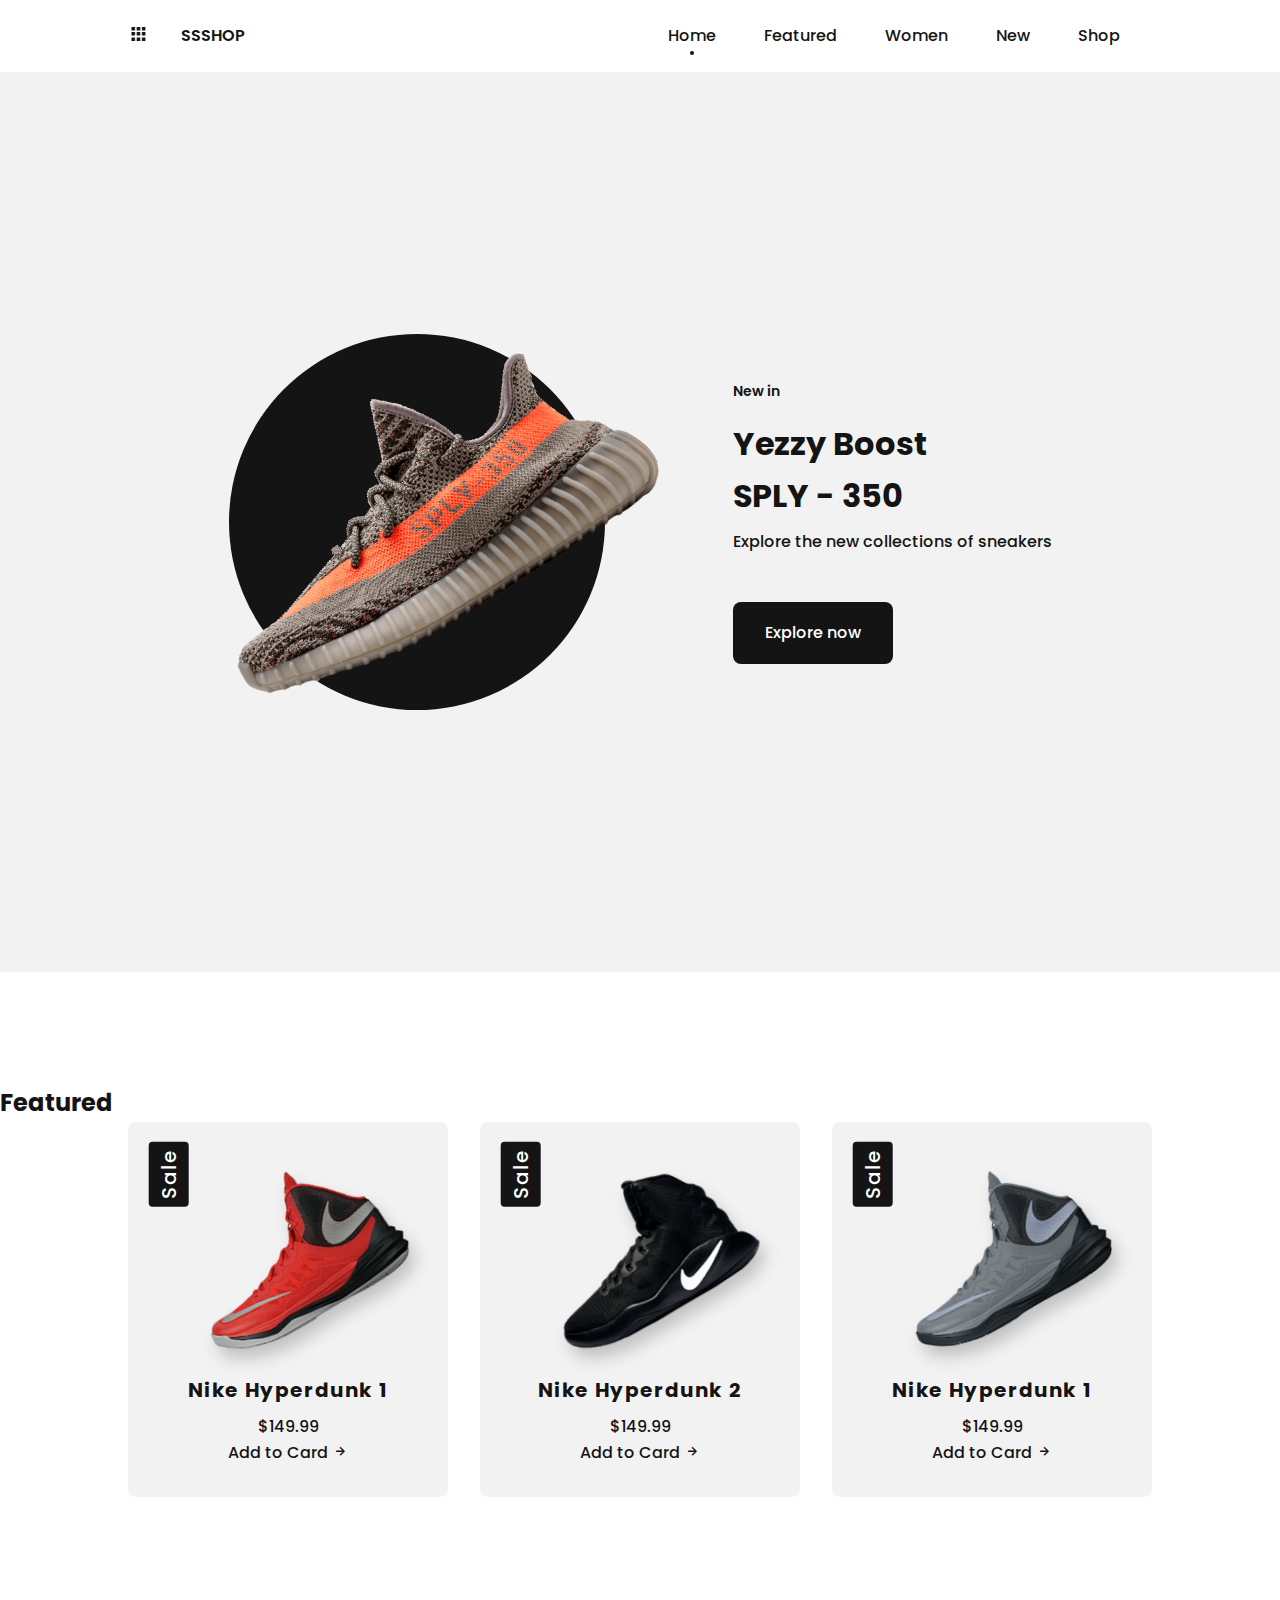
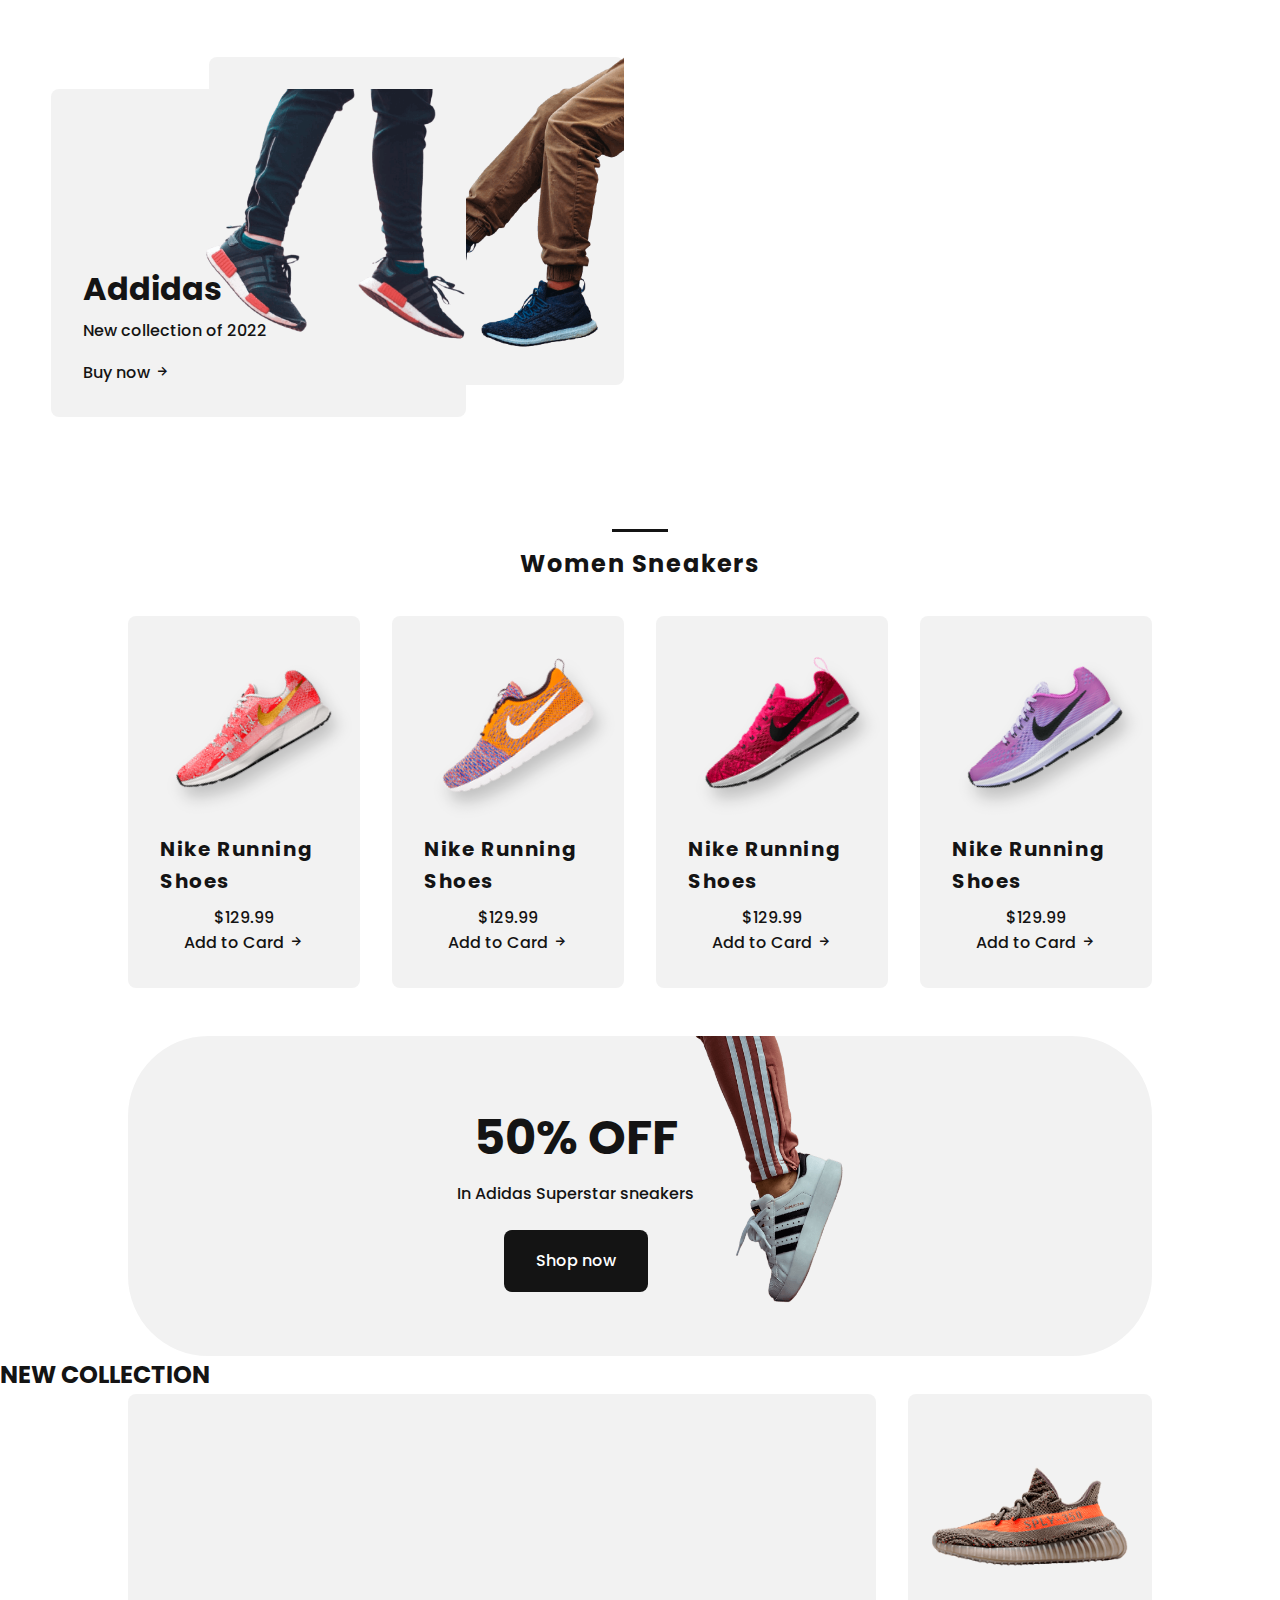
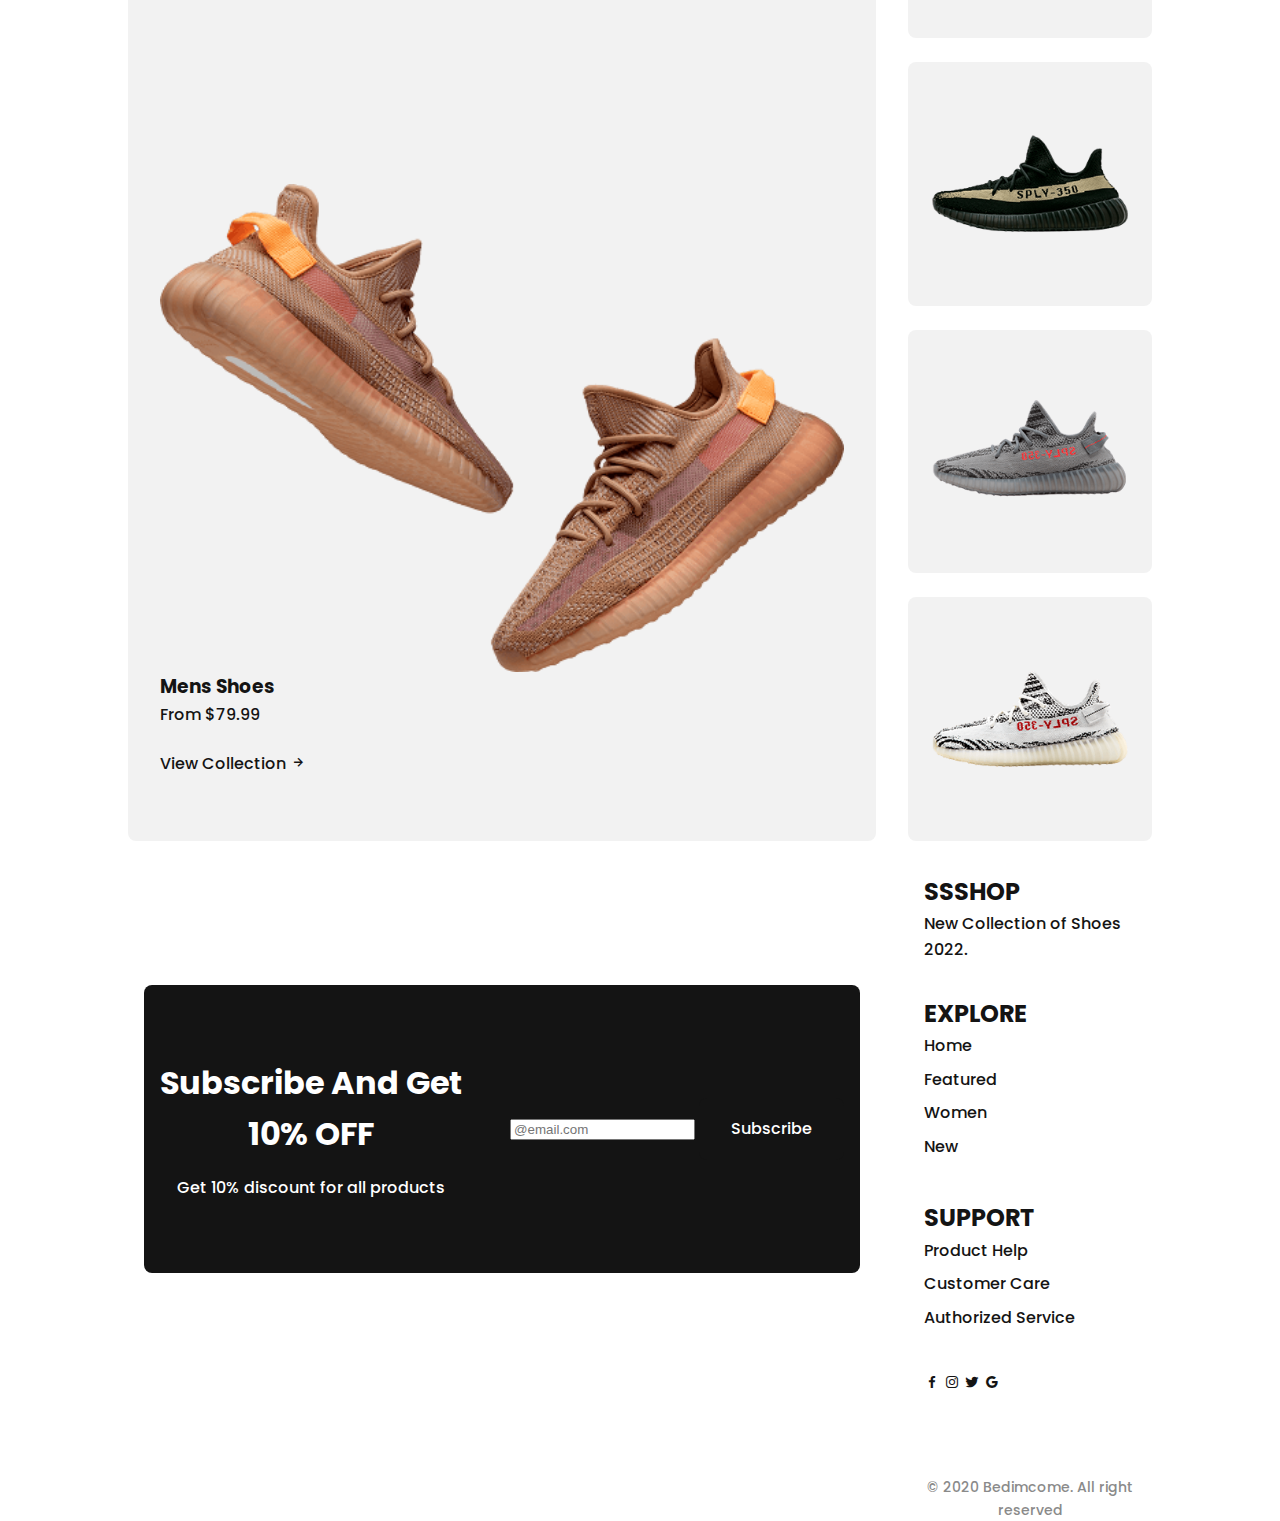
<file: index.html>
<!DOCTYPE html>
<html lang="en">
<head>
    <meta charset="UTF-8">
    <meta name="viewport" content="width=device-width, initial-scale=1.0">

    <! --  ==== CSS ==== --> 
    <link rel="stylesheet" href="index.css">


    <! -- ==== BOX ICONS ==== -->
    <link href='https://unpkg.com/boxicons@2.1.2/css/boxicons.min.css' rel='stylesheet'>


    <title>Responsive Ecommerce website sneakers</title>
</head>
<body>
    <header class="1-header" id="header">
        <nav class="nav bd-grid">
            <div class="nav__toggle nav-toggle" id="">
                <i class='bx bxs-grid'></i>
            </div>

            <a href="#" class="nav__logo">SSSHOP</a>

            <div class="nav__menu" id="nav__menu">
                <ul class="nav__list">
                    <li class="nav__item"><a href="#home" class="nav__link active">Home</a></li>
                    <li class="nav__item"><a href="#featured" class="nav__link">Featured</a></li>
                    <li class="nav__item"><a href="#women" class="nav__link">Women</a></li>
                    <li class="nav__item"><a href="#new" class="nav__link">New</a></li>
                    <li class="nav__item"><a href="shop.html" class="nav__link">Shop</a></li>
                </ul>
            </div>

            <div class="nav__shop">
                <box-icon name='shopping-bag'></box-icon>
            </div>
        </nav>
    </header>
    <main class="l-main">
        <section class="home" id="home">
            <div class="home__container bd-grid">
                <div class="home__sneaker">
                    <div class="home__shape">
                        <img src="imghome.png" alt="" class="home__img">
                    </div>
                </div>

                <div class="home__data">
                    <span class="home__new">New in</span>
                    <h1 class="home__title">Yezzy Boost <br> SPLY - 350</h1>
                    <p class="home__description">Explore the new collections of sneakers</p>
                    <a href="#" class="button">Explore now</a>
                </div>
            </div>
        </section>

        <! -- ==== Featured ==== -->
        <section class="featured section" id="featured">
            <h2 class="section-tite">Featured</h2>
            <div class="featured__container bd-grid">
                <article class="sneaker">
                    <div class="sneaker__sale">Sale</div>
                    <img src="featured1.png" alt="" class="sneaker__img">
                    <span class="sneaker__name">Nike Hyperdunk 1</span>
                    <span class="sneaker__price">$149.99</span>
                    <a href="" class="button-light">Add to Card <i class='bx bx-right-arrow-alt button-icon'></i></a>
                </article>

                <article class="sneaker">
                    <div class="sneaker__sale">Sale</div>
                    <img src="featured2.png" alt="" class="sneaker__img">
                    <span class="sneaker__name">Nike Hyperdunk 2 </span>
                    <span class="sneaker__price">$149.99</span>
                    <a href="" class="button-light">Add to Card <i class='bx bx-right-arrow-alt button-icon'></i></a>
                </article>

                <article class="sneaker">
                    <div class="sneaker__sale">Sale</div>
                    <img src="featured3.png" alt="" class="sneaker__img">
                    <span class="sneaker__name">Nike Hyperdunk 1</span>
                    <span class="sneaker__price">$149.99</span>
                    <a href="" class="button-light">Add to Card <i class='bx bx-right-arrow-alt button-icon'></i></a>
                </article>
            </div>
        </section>

        <section class="collection section">
            <div class="collection__container bd-grid">
                <div class="collection__card">
                    <div class="collection__data">
                        <h3 class="collection__name">Nike</h3>
                        <p class="collection__description">New collection of 2022</p>
                        <a href="" class="button-light">Buy now <i class='bx bx-right-arrow-alt button-icon'></i></a>
                    </div>
                    <img src="collection1.png" alt="" class="collection__img">

                    <div class="collection__container bd-grid">
                        <div class="collection__card">
                            <div class="collection__data">
                                <h3 class="collection__name">Addidas</h3>
                                <p class="collection__description">New collection of 2022</p>
                                <a href="#" class="button-light">Buy now <i class='bx bx-right-arrow-alt button-icon'></i></a>
                            </div>
                    <img src="collection2.png" alt="" class="collection__img">
                </div>
            </div>
        </section>

        <! -- ==== Women Sneakers ==== --->
        <section class="women section" id="women">
            <h2 class="section-title">Women Sneakers</h2>

            <div class="women__container bd-grid">
                <article class="sneaker">
                    <img src="women1.png" alt="" class="sneaker__img">
                    <span class="sneaker__name">Nike Running Shoes</span>
                    <span class="sneaker__price">$129.99</span>
                    <a href="" class="button-light">Add to Card <i class='bx bx-right-arrow-alt button-icon'></i></a>
                </article>
                <article class="sneaker">
                    <img src="women2.png" alt="" class="sneaker__img">
                    <span class="sneaker__name">Nike Running Shoes</span>
                    <span class="sneaker__price">$129.99</span>
                    <a href="" class="button-light">Add to Card <i class='bx bx-right-arrow-alt button-icon'></i></a>
                </article>
                <article class="sneaker">
                    <img src="women3.png" alt="" class="sneaker__img">
                    <span class="sneaker__name">Nike Running Shoes</span>
                    <span class="sneaker__price">$129.99</span>
                    <a href="" class="button-light">Add to Card <i class='bx bx-right-arrow-alt button-icon'></i></a>
                </article>
                <article class="sneaker">
                    <img src="women4.png" alt="" class="sneaker__img">
                    <span class="sneaker__name">Nike Running Shoes</span>
                    <span class="sneaker__price">$129.99</span>
                    <a href="" class="button-light">Add to Card <i class='bx bx-right-arrow-alt button-icon'></i></a>
                </article>
            </div>
        </section>

        <! -- ===== OFFER ===== -- >
        <section class="offer__section">
            <div class="offer__container bd-grid">
                <div class="offer__data">
                    <h3 class="offer__title">50% OFF</h3>
                    <p class="offer__description">In Adidas Superstar sneakers</p>
                    <a href="" class="button">Shop now</a>
                </div>

                <img src="offert.png" alt="" class="offer__img">
            </div>
        </section> 

        <! -- ==== NEW COLLECTION ==== -- >
        <section class="new__section" id="new">
            <h2 class="section__title">NEW COLLECTION</h2>
            <div class="new__container bd-grid">
                <div class="new__mens">
                    <img src="new1.png" alt="" class="new__mens-image">
                    <h3 class="new__title">Mens Shoes</h3>
                    <span class="new__preci">From $79.99</span>
                    <a href="#" class="button-light">View Collection <i class='bx bx-right-arrow-alt button-icon'></i></a>
                </div>

                <div class="new__sneaker">
                    <div class="new__sneaker-card">
                        <img src="new2.png" alt="" class="new__sneaker-img">
                        <div class="new__sneaker-overlay">
                            <a href="" class="button">Add to Card</a>
                        </div>
                    </div>

                    <div class="new__sneaker-card">
                        <img src="new3.png" alt="" class="new__sneaker-img">
                        <div class="new__sneaker-overlay">
                            <a href="" class="button">Add to Card</a>
                        </div>
                    </div>

                    <div class="new__sneaker-card">
                        <img src="new4.png" alt="" class="new__sneaker-img">
                        <div class="new__sneaker-overlay">
                            <a href="" class="button">Add to Card</a>
                        </div>
                    </div>
                    <div class="new__sneaker-card">
                        <img src="new5.png" alt="" class="new__sneaker-img">
                        <div class="new__sneaker-overlay">
                            <a href="" class="button">Add to Card</a>
                        </div>
                    </div>
                </div>
                <! -- ==== NEWSLETTER ==== -->
                <section class="newsletter section">
                    <div class="newsletter__container bd-grid">
                        <div>
                            <h3 class="newsletter__title">Subscribe And Get <br> 10% OFF</h3>
                            <p class="newsletter__description">Get 10% discount for all products</p>
                        </div>

                        <form action="" class="newsletter__subscribe">
                            <input type="text" placeholder="@email.com" class="neswletter__input">
                            <a href="#" class="button">Subscribe</a>
                        </form>
                    </div>
                </section>

                <! -- ==== FOOTTER ==== -- >
                <footer class="footer__section">
                    <div class="footer__container bd-grid">
                        <div class="footer__box">
                            <h3 class="footer__title">SSSHOP</h3>
                            <p class="footer__description">New Collection of Shoes 2022.</p>
                        </div>

                        <div class="footer__box">
                            <h3 class="footer__title">EXPLORE</h3>
                            <ul>
                                <li><a href="#home" class="footer__link">Home</a></li>
                                <li><a href="#featured" class="footer__link">Featured</a></li>
                                <li><a href="#women" class="footer__link">Women</a></li>
                                <li><a href="#new" class="footer__link">New</a></li>
                            </ul>
                        </div>

                        <div class="footer__box">
                            <h3 class="footer__title">SUPPORT</h3>
                            <ul>
                                <li><a href="#" class="footer__link">Product Help</a></li>
                                <li><a href="#" class="footer__link">Customer Care</a></li>
                                <li><a href="#" class="footer__link">Authorized Service</a></li>
                            </ul>
                        </div>

                        <div class="footer__box">
                            <a href="#" class="footer__social"><i class='bx bxl-facebook'></i></a>
                            <a href="#" class="footer__social"><i class='bx bxl-instagram'></i></a>
                            <a href="#" class="footer__social"><i class='bx bxl-twitter'></i></a>
                            <a href="#" class="footer__social"><i class='bx bxl-google'></i></a>
                        </div>
                    </div>

                    <p class="footer__copy">&#169; 2020 Bedimcome. All right reserved</p>
                </footer>

            </div>
        </section>
    </main>

    
    <script src="index.js">
    </script>
</body>
</html>
</file>
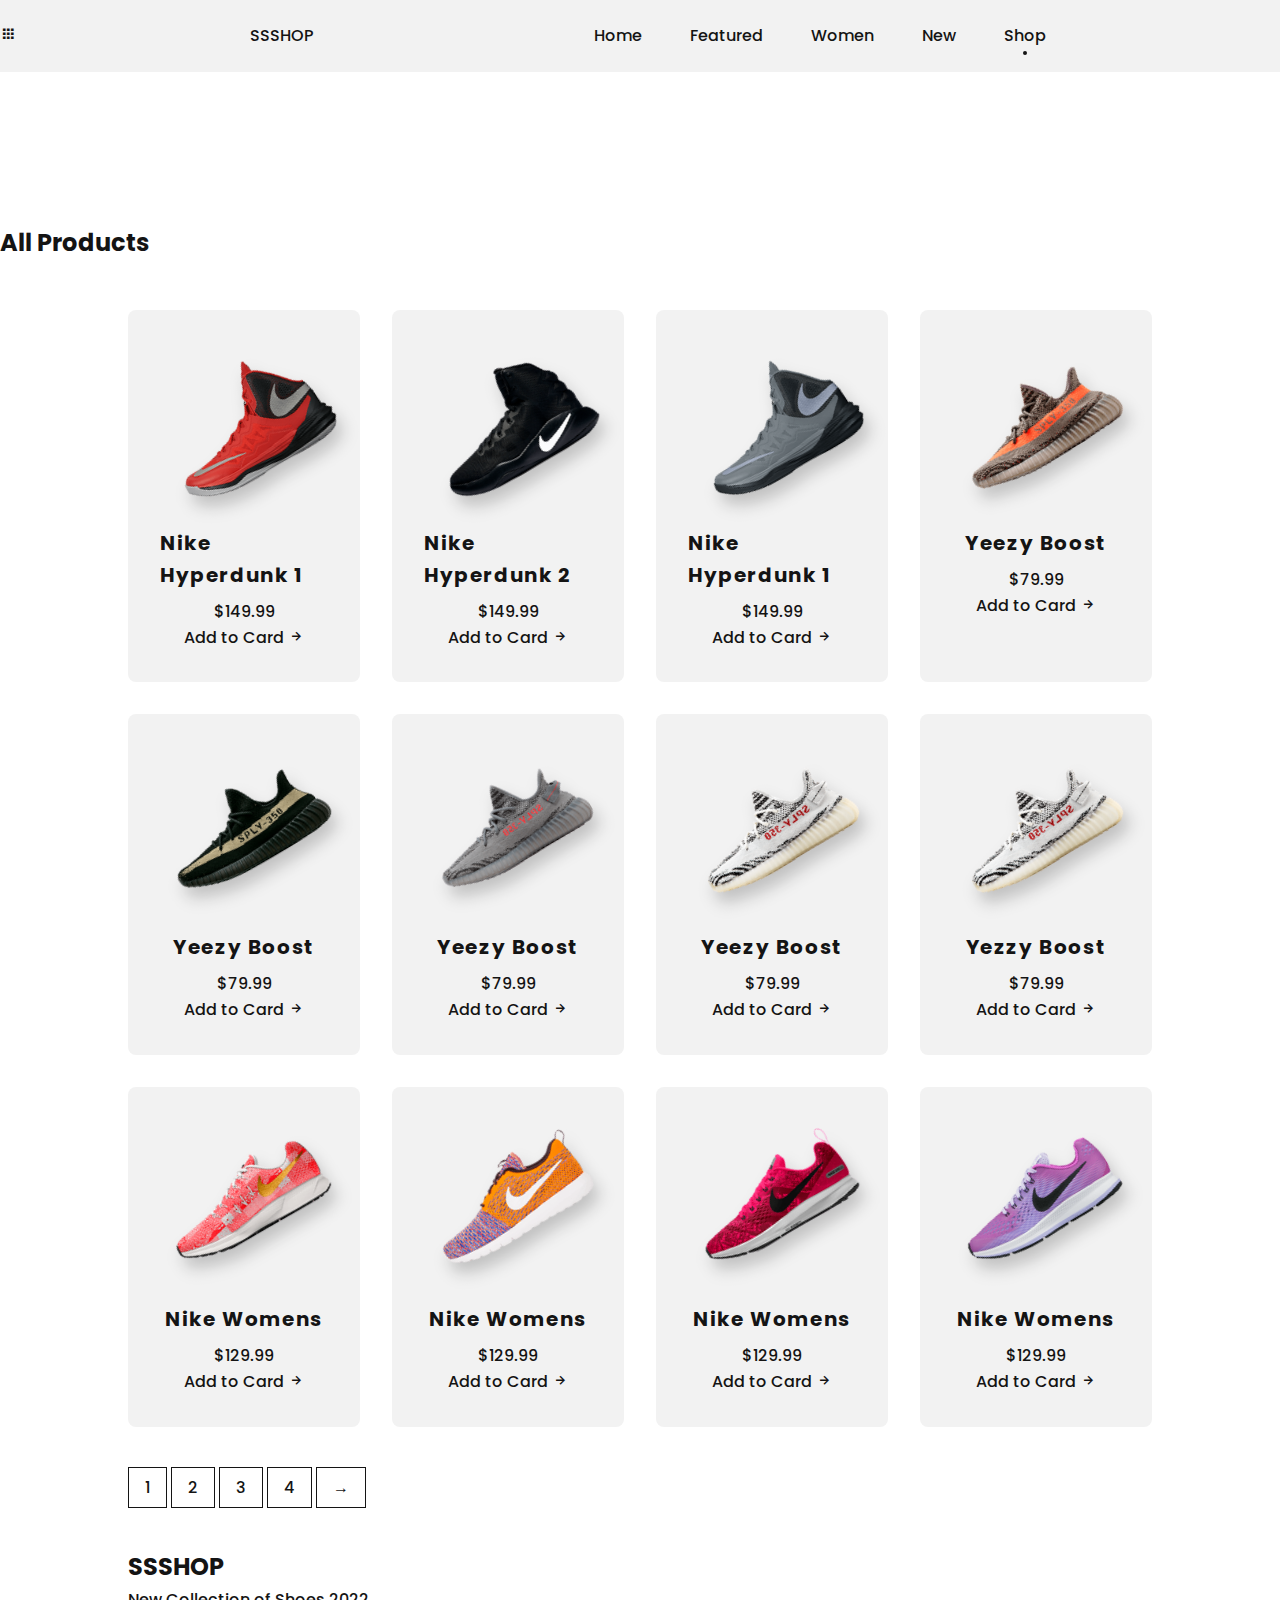
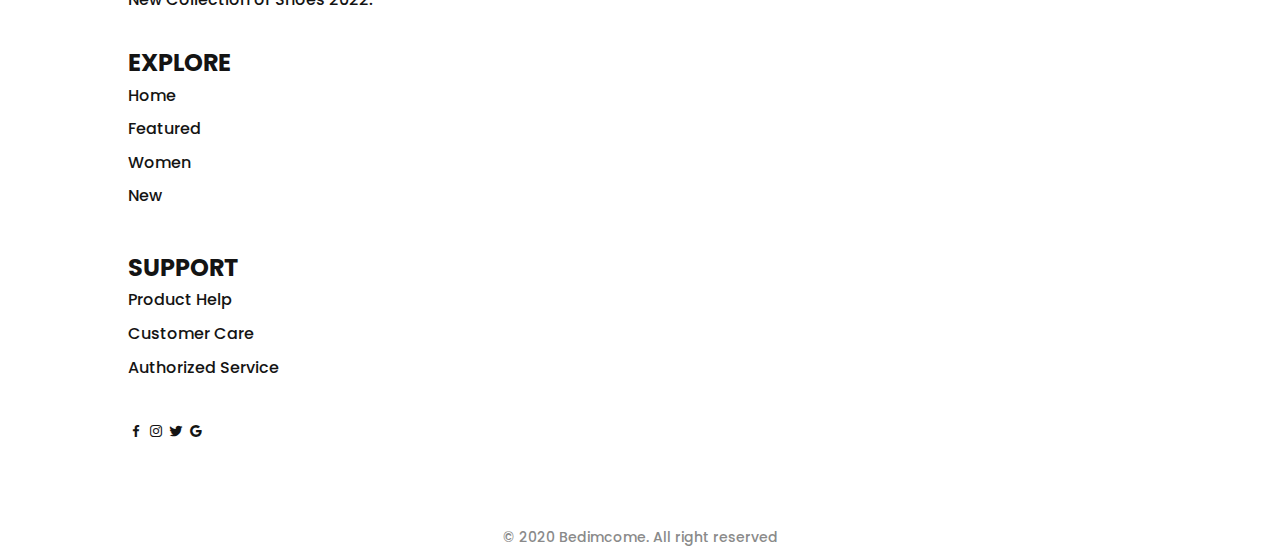
<file: shop.html>
<!DOCTYPE html>
<html lang="en">
<head>
    <meta charset="UTF-8">
    <meta name="viewport" content="width=device-width, initial-scale=1.0">

    <! -- ==== CSS ==== -- >
    <link rel="stylesheet" href="index.css">


    <! -- ==== BOX ICONS ==== -- >
    <link href='https://unpkg.com/boxicons@2.1.2/css/boxicons.min.css' rel='stylesheet'>

    <title>Responsive Ecommerce Website of Sneakers</title>
</head>

<body>
    <header class="l-header" id="header">
        <nav class="nav bd grid">
            <div class="nav_toggle nav-toggle" id="">
                <i class='bx bxs-grid'></i>
            </div>

            <a href="#" class="nav___logo">SSSHOP</a>
            <div class="nav_menu menu" id="nav">
                <ul class="nav__list">
                    <li class="nav__item"><a href="home" class="nav__link">Home</a></li>
                    <li class="nav__item"><a href="#featured" class="nav__link">Featured</a></li>
                    <li class="nav__item"><a href="#women" class="nav__link">Women</a></li>
                    <li class="nav__item"><a href="#new" class="nav__link">New</a></li>
                    <li class="nav__item"><a href="#shop" class="nav__link active">Shop</a></li>
                </ul>
            </div>

            <div class="nav__shop">
                <box-icon name='shopping-bag'></box-icon>
            </div>
        </nav>
    </header> 

    <main class="l-main">
        <section class="featured section" id="shop">
            <h2 class="section tite">All Products</h2>

            <div class="featured__container bd-grid">
                <article class="sneaker">
                    <img src="featured1.png" alt="" class="sneaker__img">
                    <span class="sneaker__name">Nike Hyperdunk 1</span>
                    <span class="sneaker__price">$149.99</span>
                    <a href="" class="button-light">Add to Card <i class='bx bx-right-arrow-alt button-icon'></i></a>
                </article>

                <article class="sneaker">
                    <img src="featured2.png" alt="" class="sneaker__img">
                    <span class="sneaker__name">Nike Hyperdunk 2 </span>
                    <span class="sneaker__price">$149.99</span>
                    <a href="" class="button-light">Add to Card <i class='bx bx-right-arrow-alt button-icon'></i></a>
                </article>

                <article class="sneaker">
                    <img src="featured3.png" alt="" class="sneaker__img">
                    <span class="sneaker__name">Nike Hyperdunk 1</span>
                    <span class="sneaker__price">$149.99</span>
                    <a href="" class="button-light">Add to Card <i class='bx bx-right-arrow-alt button-icon'></i></a>
                </article>

                <article class="sneaker">
                    <img src="new2.png" alt="" class="sneaker__img">
                    <span class="sneaker__name">Yeezy Boost</span>
                    <span class="sneaker__price">$79.99</span>
                    <a href="" class="button-light">Add to Card <i class='bx bx-right-arrow-alt button-icon'></i></a>
                </article>

                <article class="sneaker">
                    <img src="new3.png" alt="" class="sneaker__img">
                    <span class="sneaker__name">Yeezy Boost</span>
                    <span class="sneaker__price">$79.99</span>
                    <a href="" class="button-light">Add to Card <i class='bx bx-right-arrow-alt button-icon'></i></a>
                </article>

                <article class="sneaker">
                    <img src="new4.png" alt="" class="sneaker__img">
                    <span class="sneaker__name">Yeezy Boost</span>
                    <span class="sneaker__price">$79.99</span>
                    <a href="" class="button-light">Add to Card <i class='bx bx-right-arrow-alt button-icon'></i></a>
                </article>

                <article class="sneaker">
                    <img src="new5.png" alt="" class="sneaker__img">
                    <span class="sneaker__name">Yeezy Boost</span>
                    <span class="sneaker__price">$79.99</span>
                    <a href="" class="button-light">Add to Card <i class='bx bx-right-arrow-alt button-icon'></i></a>
                </article>

                <article class="sneaker">
                    <img src="new5.png" alt="" class="sneaker__img">
                    <span class="sneaker__name">Yezzy Boost</span>
                    <span class="sneaker__price">$79.99</span>
                    <a href="" class="button-light">Add to Card <i class='bx bx-right-arrow-alt button-icon'></i></a>
                </article>

                <article class="sneaker">
                    <img src="women1.png" alt="" class="sneaker__img">
                    <span class="sneaker__name">Nike Womens</span>
                    <span class="sneaker__price">$129.99</span>
                    <a href="" class="button-light">Add to Card <i class='bx bx-right-arrow-alt button-icon'></i></a>
                </article>

                <article class="sneaker">
                    <img src="women2.png" alt="" class="sneaker__img">
                    <span class="sneaker__name">Nike Womens</span>
                    <span class="sneaker__price">$129.99</span>
                    <a href="" class="button-light">Add to Card <i class='bx bx-right-arrow-alt button-icon'></i></a>
                </article>

                <article class="sneaker">
                    <img src="women3.png" alt="" class="sneaker__img">
                    <span class="sneaker__name">Nike Womens</span>
                    <span class="sneaker__price">$129.99</span>
                    <a href="" class="button-light">Add to Card <i class='bx bx-right-arrow-alt button-icon'></i></a>
                </article>

                <article class="sneaker">
                    <img src="women4.png" alt="" class="sneaker__img">
                    <span class="sneaker__name">Nike Womens</span>
                    <span class="sneaker__price">$129.99</span>
                    <a href="" class="button-light">Add to Card <i class='bx bx-right-arrow-alt button-icon'></i></a>
                </article>
            </div>

            <div class="sneaker__pages bd-grid">
                <div>
                    <span class="sneaker__page">1</span>
                    <span class="sneaker__page">2</span>
                    <span class="sneaker__page">3</span>
                    <span class="sneaker__page">4</span>
                    <span class="sneaker__page">&#8594;</span>
                </div>
            </div>
        </section>
    </main>

    <! -- ==== FOOTER ==== -->

    <footer class="footer_section">
        <div class="footer__container bd-grid">
            <div class="footer__box">
                <h3 class="footer__title">SSSHOP</h3>
                <p class="footer__description">New Collection of Shoes 2022.</p>
            </div>

            <div class="footer__box">
                <h3 class="footer__title">EXPLORE</h3>
                <ul>
                    <li><a href="#home" class="footer__link">Home</a></li>
                    <li><a href="#featured" class="footer__link">Featured</a></li>
                    <li><a href="#women" class="footer__link">Women</a></li>
                    <li><a href="#new" class="footer__link">New</a></li>
                </ul>
            </div>

            <div class="footer__box">
                <h3 class="footer__title">SUPPORT</h3>
                <ul>
                    <li><a href="#" class="footer__link">Product Help</a></li>
                    <li><a href="#" class="footer__link">Customer Care</a></li>
                    <li><a href="#" class="footer__link">Authorized Service</a></li>
                </ul>
            </div>

            <div class="footer__box">
                <a href="#" class="footer__social"><i class='bx bxl-facebook'></i></a>
                <a href="#" class="footer__social"><i class='bx bxl-instagram'></i></a>
                <a href="#" class="footer__social"><i class='bx bxl-twitter'></i></a>
                <a href="#" class="footer__social"><i class='bx bxl-google'></i></a>
            </div>
        </div>

        <p class="footer__copy">&#169; 2020 Bedimcome. All right reserved</p>
    </footer>
    <script src="index.js"></script>
</body>
</html>
</file>
<file: index.css>
@import url("https://fonts.googleapis.com/css2?family=Poppins:wght@400;500;600;700&display=swap");
/*===== VARIABLES CSS =====*/
:root {
  --header-height: 3rem;
  /*===== Font weight =====*/
  --font-medium: 500;
  --font-semi-bold: 600;
  --font-bold: 700;

  /*===== Colores =====*/
  --dark-color: #141414;
  --dark-color-light: #8a8a8a;
  --dark-color-lighten: #f2f2f2;
  --white-color: #fff;

  /*===== Font and typography =====*/
  --body-font: "Poppins", sans-serif;
  --big-font-size: 1.25rem;
  --bigger-font-size: 1.5rem;
  --biggest-font-size: 2rem;
  --h2-font-size: 1.25rem;
  --normal-font-size: 0.938rem;
  --smaller-font-size: 0.813rem;

  /*===== Margenes =====*/
  --mb-1: 0.5rem;
  --mb-2: 1rem;
  --mb-3: 1.5rem;
  --mb-4: 2rem;
  --mb-5: 2.5rem;
  --mb-6: 3rem;

  /*===== z index =====*/
  --z--fixed: 100;

  /*===== Rotate img =====*/
  --rotate-img: rotate(-30deg);

}
@media screen and (min-width: 768px) {
  :root {
    --big-font-size: 1.5rem;
    --bigger-font-size: 2rem;
    --biggest-font-size: 3rem;
    --normal-font-size: 1rem;
    --smaller-font-size: 0.875rem;
  }
  /*===== BASE =====*/
  *,::before,::after {
    box-sizing: border-box;
  }
  html {
    scroll-behavior: smooth;
  }
  body {
    margin: var(--header-height) 0 0 0;
    font-family: var(--body-font);
    font-size: var(--normal-font-size);
    font-weight: var(--font-medium);
    color: var(--dark-color);
    line-height: 1.6;
  }
  h1,
  h2,
  h3,
  p,
  ul {
    margin: 0;
  }
  ul {
    padding: 0;
    list-style: none;
  }
  a {
    text-decoration: none;
    color: var(--dark-color);
  }
  img {
    max-width: 100%;
    height: auto;
    display: block;
  }
  /*===== CLASS CSS ===== */
  .section {
    padding: 5rem 0 2rem;
  }
  .section-title {
    position: relative;
    font-size: var(--big-font-size);
    margin-bottom: var(--mb-4);
    text-align: center;
    letter-spacing: 0.1rem;
  }
  .section-title::after {
    content: "";
    position: absolute;
    width: 56px;
    height: 0.18rem;
    top: -1rem;
    left: 0;
    right: 0;
    margin: auto;
    background-color: var(--dark-color);
  }
  /*===== LAYOUT =====*/
  .bd-grid {
    max-width: 1024px;
    display: grid;
    grid-template-columns: 100%;
    column-gap: 2rem;
    width: calc(100% - 2rem);
    margin-left: var(--mb-2);
    margin-right: var(--mb-2);
  }
  .l-header {
    width: 100%;
    position: fixed;
    top: 0;
    left: 0;
    z-index: var(--z--fixed);
    background-color: var(--dark-color-lighten);
  }
  /*===== NAV =====*/
  .nav {
    height: var(--header-height);
    display: flex;
    justify-content: space-between;
    align-items: center;
  }
  @media screen and (max-width: 768px) {
    .nav__menu {
      position: fixed;
      top: var(--header-height);
      left: -100%;
      width: 70%;
      height: 100vh;
      padding: 2rem;
      background-color: var(--white-color);
      transition: 0.5s;
    }
  }
  .nav__item {
    margin-bottom: var(--mb-4);
  }
  .nav__logo {
    font-weight: var(--font-semi-bold);
  }
  .nav__toggle,
  .nav__shop {
    font-size: 1.3rem;
    cursor: pointer;
  }
  /*Show menu*/
  .show {
    left: 0;
  }
  /*Active link*/
  .active {
    position: relative;
  }
  .active::before {
    content: "";
    position: absolute;
    bottom: -0.5rem;
    left: 45%;
    width: 4px;
    height: 4px;
    background-color: var(--dark-color);
    border-radius: 50%;
  }
  /*Change color header*/
  .scroll-header {
    background-color: var(--white-color);
    box-shadow: 0 2px 4px rgba(0, 0, 0, 0.1);
  }
  /*===== HOME =====*/
  .home {
    background-color: var(--dark-color-lighten);
    overflow: hidden;
  }
  .home__container {
    height: calc(100vh - var(--header-height));
  }
  .home__sneaker {
    position: relative;
    display: flex;
    justify-content: center;
    align-self: center;
  }
  .home__shape {
    width: 220px;
    height: 220px;
    background-color: var(--dark-color);
    border-radius: 50%;
  }
  .home__img {
    position: absolute;
    top: 1.5rem;
    max-width: initial;
    width: 275px;
    transform: var(--rotate-img);
  }
  .home__new {
    display: block;
    font-size: var(--smaller-font-size);
    font-weight: var(--font-semi-bold);
    margin-bottom: var(--mb-2);
  }
  .home__title {
    font-size: var(--bigger-font-size);
    margin-bottom: var(--mb-1);
  }
  .home__description {
    margin-bottom: var(--mb-6);
  }
  /*BUTTONS*/
  .button {
    display: inline-block;
    background-color: var(--dark-color);
    color: var(--white-color);
    padding: 1.125rem 2rem;
    font-weight: var(--font-medium);
    border-radius: 0.5rem;
    transition: 0.3s;
  }
  .button:hover {
    transform: translateY(-0.25rem);
  }
  .button__light {
    display: inline-flex;
    color: var(--dark-color);
    font-weight: var(--font-bold);
    align-items: center;
  }
  .button__icon {
    font-size: 1.25rem;
    margin-left: var(--mb-1);
    transition: 0.3s;
  }
  .button-light:hover .button-icon {
    transform: translateY(0.25rem);
  }
  /*===== FEATURED =====*/
  .featured__container {
    row-gap: 2rem;
    grid-template-columns: repeat(auto-fit, minmax(220px, 1fr));
  }
  .sneaker {
    position: relative;
    display: flex;
    flex-direction: column;
    align-items: center;
    padding: 2rem;
    background-color: var(--dark-color-lighten);
    border-radius: 0.5rem;
    transition: 0.3s;
  }
  .sneaker__sale {
    position: absolute;
    left: 0.5rem;
    background-color: var(--dark-color);
    color: var(--white-color);
    padding: 0.25rem 0.5rem;
    border-radius: 0.25rem;
    font-size: var(--h2-font-size);
    transform: rotate(-90deg);
    letter-spacing: 0.1rem;
  }
  .sneaker__img {
    width: 220px;
    margin-top: var(--mb-3);
    margin-bottom: var(--mb-6);
    transform: var(--rotate-img);
    filter: drop-shadow(0 12px 8px rgba(0, 0, 0, 0.2));
  }
  .sneaker__name,.sneaker__preci {
    font-size: var(--h2-font-size);
    letter-spacing: 0.1rem;
    font-weight: var(--font-bold);
  }
  .sneaker__name {
    margin-bottom: var(--mb-1);
  }
  .sneaker__preci {
    margin-bottom: var(--mb-4);
  }
  .sneaker:hover {
    transform: translateY(-0.5rem);
  }
  .sneaker__pages {
    margin-top: var(--mb-6);
  }
  .sneaker__page {
    padding: 0.5rem 1rem;
    border: 1px solid var(--dark-color);
  }
  .sneaker__page:hover {
    background-color: var(--dark-color);
    color: var(--white-color);
  }
  /*===== COLLECTION =====*/
  .collection__container {
    row-gap: 2rem;
    justify-content: center;
  }
  .collection__card {
    position: relative;
    display: flex;
    height: 328px;
    background-color: var(--dark-color-lighten);
    padding: 2rem;
    border-radius: 0.5rem;
    transition: 0.3s;
  }
  .collection__data {
    align-self: flex-end;
  }
  .collection__img {
    position: absolute;
    top: 0;
    right: 0;
    width: 230px;
  }
  .collection__name {
    font-size: var(--bigger-font-size);
    margin-bottom: 0.25rem;
  }
  .collection__description {
    margin-bottom: var(--mb-2);
  }
  .collection__card:hover {
    transform: translateY(-0.5rem);
  }
  /*===== WOMEN SNEAKERS =====*/
  .women__container {
    row-gap: 2rem;
    grid-template-columns: repeat(auto-fit, minmax(220px, 1fr));
  }
  /*===== OFFER =====*/
  .offer__container {
    grid-template-columns: 55% 45%;
    column-gap: 0;
    background-color: var(--dark-color-lighten);
    border-radius: 5rem;
    justify-content: center;
  }
  .offer__data {
    padding: 4rem 0 4rem 1.5rem;
  }
  .offer__title {
    font-size: var(--biggest-font-size);
    margin-bottom: 0.25rem;
  }
  .offer__description {
    margin-bottom: var(--mb-3);
  }
  .offer__img {
    width: 153px;
  }
  /*===== NEW COLLECTION  =====*/
  .new__container {
    row-gap: 2rem;
  }
  .new__mens {
    display: flex;
    flex-direction: column;
    justify-content: center;
    background-color: var(--dark-color-lighten);
    border-radius: 0.5rem;
    padding: 2rem;
  }
  .new__mens-img {
    width: 276px;
    margin-bottom: var(--bigger-font-size);
    margin-bottom: 0.25rem;
  }
  .new__preci {
    display: block;
    margin-bottom: var(--mb-3);
  }
  .new__sneaker {
    display: grid;
    gap: 1.5rem;
    grid-template-columns: repeat(auto-fit, minmax(220px, 1fr));
  }
  .new__sneaker-card {
    position: relative;
    padding: 3.5rem 1.5rem;
    background-color: var(--dark-color-lighten);
    border-radius: 0.5rem;
    overflow: hidden;
    display: flex;
    justify-content: center;
  }
  .new__sneaker-img {
    width: 220px;
  }
  .new__sneaker-overlay {
    position: absolute;
    left: 0;
    bottom: -100%;
    width: 100%;
    height: 100%;
    display: flex;
    justify-content: center;
    align-items: center;
    background-color: rgba(138, 138, 138, 0.3);
    transition: 0.3s;
  }
  .new__sneaker-card:hover .new__sneaker-overlay {
    bottom: 0;
  }
  /*===== NEWSLETTER =====*/
  .newsletter__container {
    background-color: var(--dark-color);
    color: var(--white-color);
    padding: 2rem 0.5rem;
    border-radius: 0.5rem;
    text-align: center;
  }
  .newsletter__title {
    font-size: var(--bigger-font-size);
    margin-bottom: var(--mb-2);
  }
  .newsletter__description {
    margin-bottom: var(--mb-5);
  }
  .neswletter__subscribe {
    display: flex;
    column-gap: 0.5rem;
    background-color: var(--white-color);
    padding: 0.5rem;
    border-radius: 0.5rem;
  }
  .newsletter__input {
    outline: none;
    border: none;
    width: 90%;
    font-size: var(--normal-font-size);
  }
  .newsletter__input::placeholder {
    color: var(--dark-color);
    font-family: var(--body-font);
    font-size: var(--normal-font-size);
    font-weight: var(--font-semi-bold);
  }
  /*===== FOOTER =====*/
  .footer__container {
    grid-template-columns: repeat(auto-fit minmax(220px, 1fr));
  }
  .footer__box {
    margin-bottom: var(--mb-4);
  }
  .footer__title {
    font-size: var(--big-font-size);
  }
  .footer__link {
    display: block;
    width: max-content;
    margin-bottom: var(--mb-1);
  }
  .foter__social {
    font-size: 1.5rem;
    margin-right: 1.25rem;
  }
  .footer__copy {
    padding-top: 3rem;
    font-size: var(--smaller-font-size);
    color: var(--dark-color-light);
    text-align: center;
  }
  /* ===== MEDIA QUERIES=====*/
  @media screen and (min-width: 576px) {
    .collection__container {
      grid-template-columns: 415px;
    }
    .collection__img {
      width: 260px;
    }
    .offer__container {
      grid-template-columns: max-content max-content;
    }
    .offer__data {
      text-align: center;
    }
    .new__mens {
      align-items: center;
    }
  }
  @media screen and (min-width: 768px) {
    body {
      margin: 0;
    }
    .section {
      padding: 7rem 0 3rem;
    }
    .section__title::after {
      width: 76px;
    }
    .nav {
      height: calc(var(--header-height) + 1.5rem);
    }
    .nav__menu {
      margin-left: auto;
    }
    .nav__list {
      display: flex;
    }
    .nav__item {
      margin-left: var(--mb-6);
      margin-bottom: 0;
    }
    .nav__togle {
      display: none;
    }
    .home__container {
      height: 100vh;
      grid-template-columns: max-content max-content;
      justify-content: center;
      align-items: center;
    }
    .home__sneakers {
      order: 1;
    }
    .home__shape {
      width: 376px;
      height: 376px;
    }
    .home__img {
      width: 470px;
      top: 3.5rem;
      right: 0;
      left: -3rem;
    }
    .newsletter__container {
      grid-template-columns: max-content max-content;
      justify-content: center;
      align-items: center;
      padding: 4.5rem 2rem;
      column-gap: 3rem;
    }
    .newsletter__description {
      margin-bottom: 0;
    }
    .neswletter__subscribe {
      width: 360px;
      height: max-content;
    }
    @media screen and (min-width: 1024px) {
      .bd-grid {
        margin-left: auto;
        margin-right: auto;
      }
      .home__container {
        column-gap: 8rem;
      }
      .collection__container {
        grid-template-columns: repeat(2, 415px);
      }
      .new__container {
        grid-template-columns: max-content 1fr;
      }
      .new__mens {
        align-items: initial;
        justify-content: flex-end;
        padding: 4rem 2rem;
      }
      .new__mens-img {
        margin-bottom: var(--mb-6);
      }
    }
</file>
